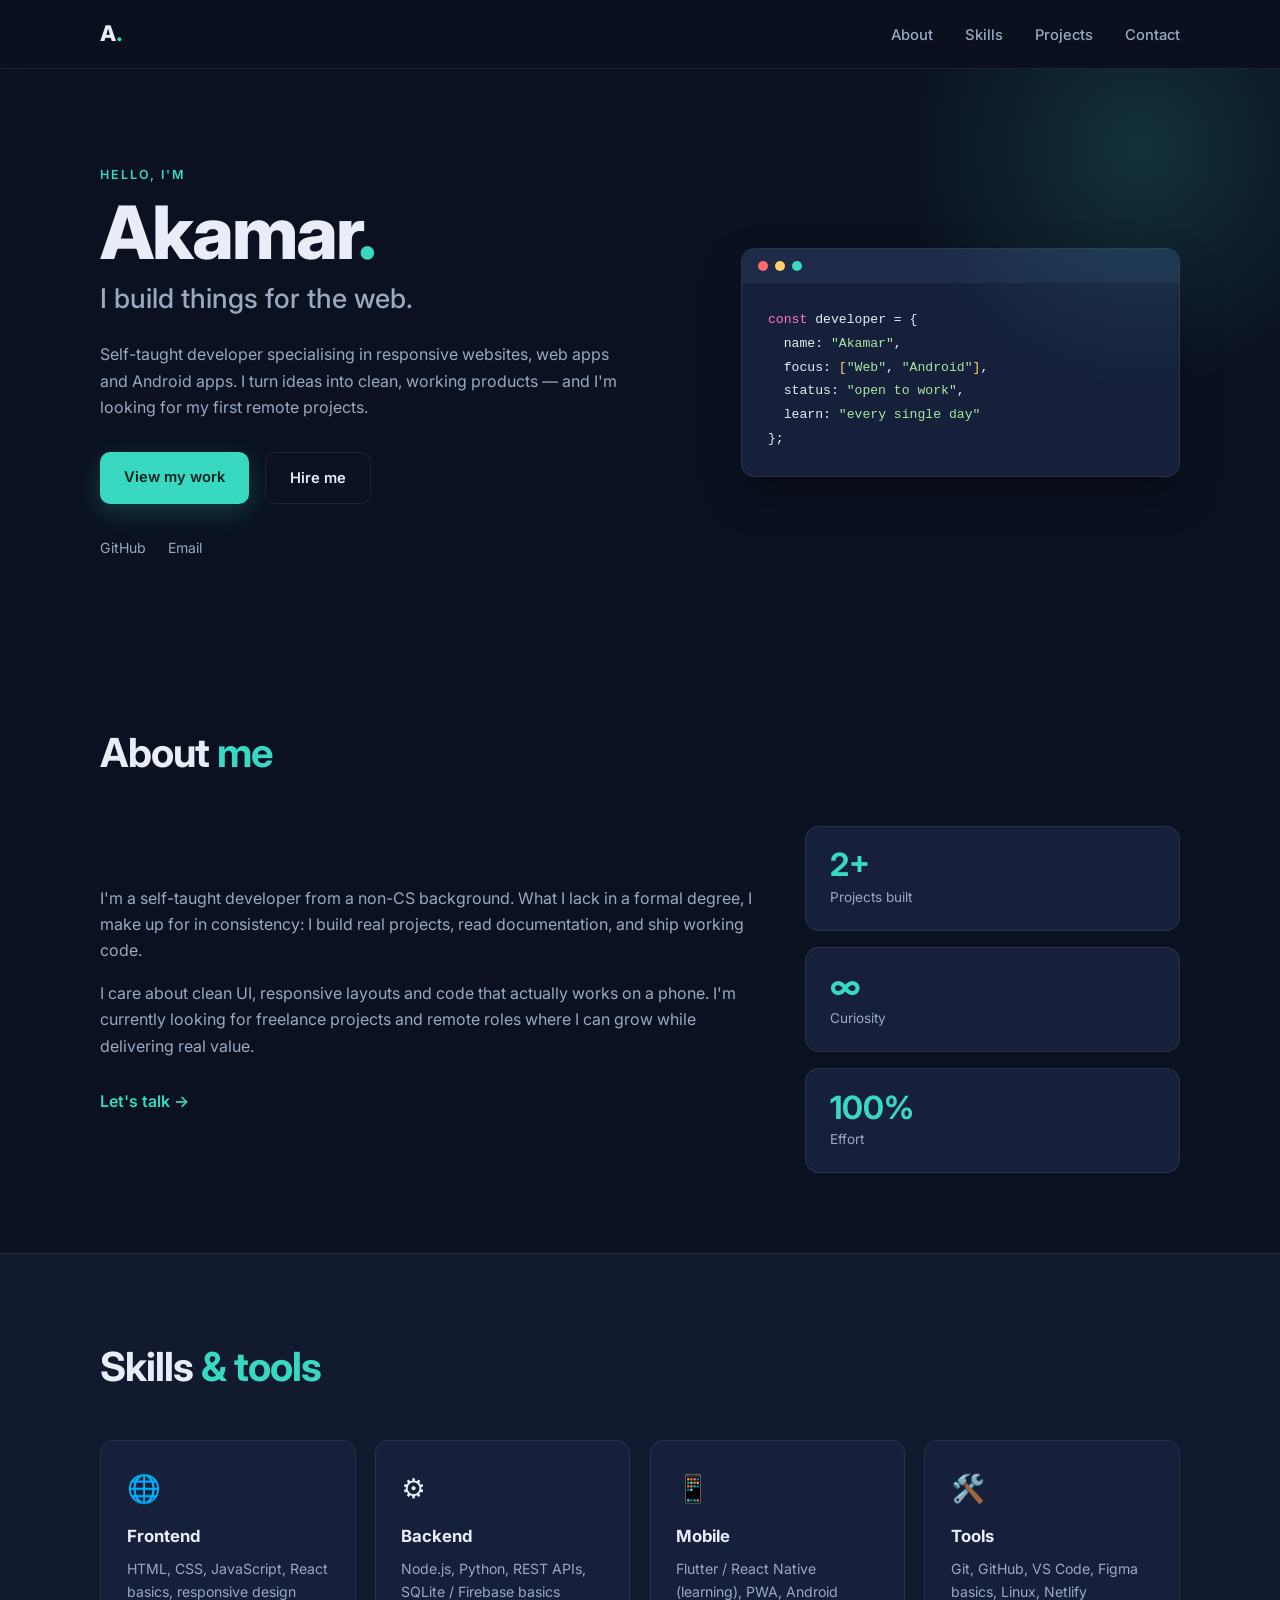
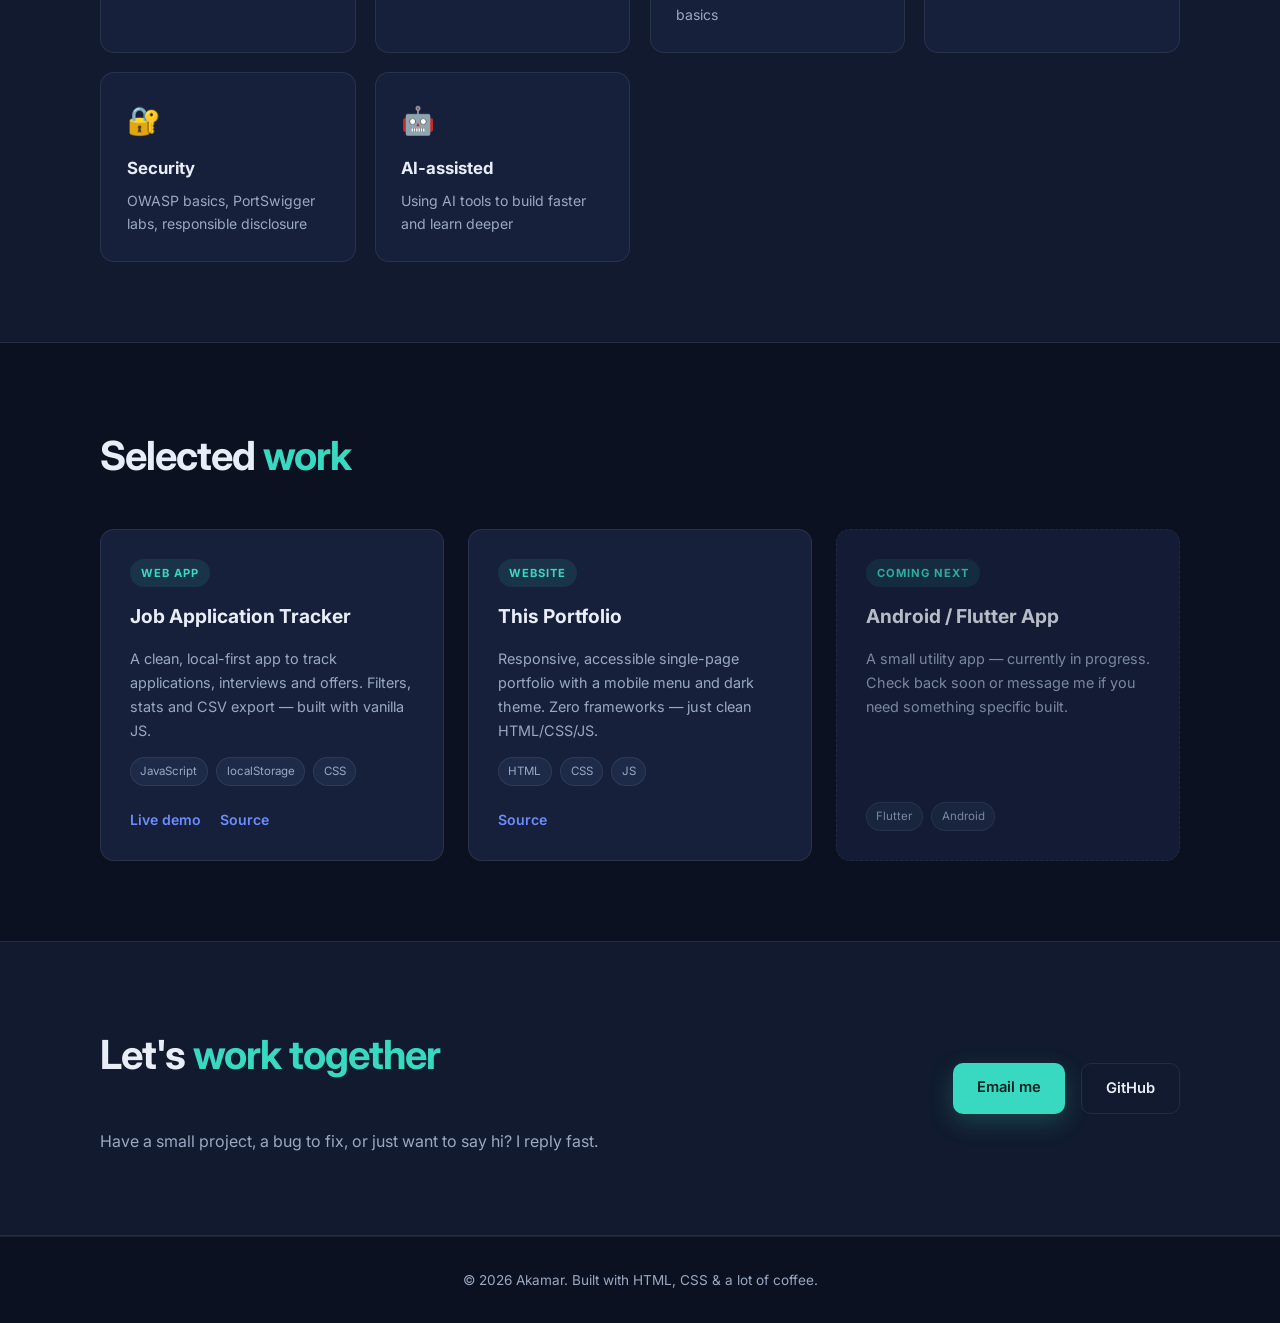
<file: portfolio/index.html>
<!DOCTYPE html>
<html lang="en">
<head>
  <meta charset="UTF-8" />
  <meta name="viewport" content="width=device-width, initial-scale=1.0" />
  <title>Akamar — Web & Mobile Developer</title>
  <meta name="description" content="Self-taught web and mobile developer. I build responsive websites, web apps, and Android apps." />
  <link rel="preconnect" href="https://fonts.googleapis.com" />
  <link rel="preconnect" href="https://fonts.gstatic.com" crossorigin />
  <link href="https://fonts.googleapis.com/css2?family=Inter:wght@400;500;600;700;800&display=swap" rel="stylesheet" />
  <link rel="stylesheet" href="styles.css" />
</head>
<body>
  <!-- ================= NAV ================= -->
  <header class="site-header">
    <nav class="nav container" aria-label="Main navigation">
      <a class="logo" href="#home">A<span class="dot">.</span></a>
      <button class="nav-toggle" id="navToggle" aria-label="Toggle menu" aria-expanded="false">
        <span></span><span></span><span></span>
      </button>
      <ul class="nav-links" id="navLinks">
        <li><a href="#about">About</a></li>
        <li><a href="#skills">Skills</a></li>
        <li><a href="#projects">Projects</a></li>
        <li><a href="#contact">Contact</a></li>
      </ul>
    </nav>
  </header>

  <main>
    <!-- ================= HERO ================= -->
    <section class="hero" id="home">
      <div class="container hero-inner">
        <div class="hero-text">
          <p class="eyebrow">Hello, I'm</p>
          <!-- EDIT: apna naam yahan badlein -->
          <h1>Akamar<span class="accent">.</span></h1>
          <h2>I build things for the web.</h2>
          <p class="hero-desc">
            Self-taught developer specialising in responsive websites, web apps and
            Android apps. I turn ideas into clean, working products — and I'm looking
            for my first remote projects.
          </p>
          <div class="hero-actions">
            <a class="btn btn-primary" href="#projects">View my work</a>
            <a class="btn btn-ghost" href="#contact">Hire me</a>
          </div>
          <div class="socials">
            <!-- EDIT: apne links yahan daalein (GitHub, LinkedIn) -->
            <a href="https://github.com/akamar3112-ctrl" target="_blank" rel="noopener" aria-label="GitHub">GitHub</a>
            <a href="mailto:akamar3112-ctrl@users.noreply.github.com" aria-label="Email">Email</a>
          </div>
        </div>
        <div class="hero-card" aria-hidden="true">
          <div class="code-window">
            <div class="window-bar"><span></span><span></span><span></span></div>
            <pre><code><span class="c-key">const</span> developer = {
  name: <span class="c-str">"Akamar"</span>,
  focus: <span class="c-arr">[</span><span class="c-str">"Web"</span>, <span class="c-str">"Android"</span><span class="c-arr">]</span>,
  status: <span class="c-str">"open to work"</span>,
  learn: <span class="c-str">"every single day"</span>
};</code></pre>
          </div>
        </div>
      </div>
    </section>

    <!-- ================= ABOUT ================= -->
    <section class="section" id="about">
      <div class="container">
        <h2 class="section-title">About <span class="accent">me</span></h2>
        <div class="about-grid">
          <div class="about-text">
            <!-- EDIT: apni chhoti kahani yahan likhein (2-3 lines) -->
            <p>
              I'm a self-taught developer from a non-CS background. What I lack in a
              formal degree, I make up for in consistency: I build real projects,
              read documentation, and ship working code.
            </p>
            <p>
              I care about clean UI, responsive layouts and code that actually works
              on a phone. I'm currently looking for freelance projects and remote
              roles where I can grow while delivering real value.
            </p>
            <a class="text-link" href="#contact">Let's talk →</a>
          </div>
          <div class="stats">
            <div class="stat"><strong id="statProjects">2+</strong><span>Projects built</span></div>
            <div class="stat"><strong>∞</strong><span>Curiosity</span></div>
            <div class="stat"><strong>100%</strong><span>Effort</span></div>
          </div>
        </div>
      </div>
    </section>

    <!-- ================= SKILLS ================= -->
    <section class="section section-alt" id="skills">
      <div class="container">
        <h2 class="section-title">Skills <span class="accent">&amp; tools</span></h2>
        <div class="skills-grid">
          <div class="skill-card"><span class="skill-icon">🌐</span><h3>Frontend</h3><p>HTML, CSS, JavaScript, React basics, responsive design</p></div>
          <div class="skill-card"><span class="skill-icon">⚙️</span><h3>Backend</h3><p>Node.js, Python, REST APIs, SQLite / Firebase basics</p></div>
          <div class="skill-card"><span class="skill-icon">📱</span><h3>Mobile</h3><p>Flutter / React Native (learning), PWA, Android basics</p></div>
          <div class="skill-card"><span class="skill-icon">🛠️</span><h3>Tools</h3><p>Git, GitHub, VS Code, Figma basics, Linux, Netlify</p></div>
          <div class="skill-card"><span class="skill-icon">🔐</span><h3>Security</h3><p>OWASP basics, PortSwigger labs, responsible disclosure</p></div>
          <div class="skill-card"><span class="skill-icon">🤖</span><h3>AI-assisted</h3><p>Using AI tools to build faster and learn deeper</p></div>
        </div>
      </div>
    </section>

    <!-- ================= PROJECTS ================= -->
    <section class="section" id="projects">
      <div class="container">
        <h2 class="section-title">Selected <span class="accent">work</span></h2>
        <div class="projects-grid">
          <article class="project-card">
            <div class="project-badge">Web App</div>
            <h3>Job Application Tracker</h3>
            <p>A clean, local-first app to track applications, interviews and offers. Filters, stats and CSV export — built with vanilla JS.</p>
            <div class="tags"><span>JavaScript</span><span>localStorage</span><span>CSS</span></div>
            <div class="project-links">
              <!-- EDIT: apna live link yahan daalein -->
              <a href="https://portfolio-two-theta-39.vercel.app" target="_blank" rel="noopener">Live demo</a>
              <a href="https://github.com/akamar3112-ctrl/job-hunt/tree/main/web-app" target="_blank" rel="noopener">Source</a>
            </div>
          </article>

          <article class="project-card">
            <div class="project-badge">Website</div>
            <h3>This Portfolio</h3>
            <p>Responsive, accessible single-page portfolio with a mobile menu and dark theme. Zero frameworks — just clean HTML/CSS/JS.</p>
            <div class="tags"><span>HTML</span><span>CSS</span><span>JS</span></div>
            <div class="project-links">
              <a href="https://github.com/akamar3112-ctrl/job-hunt/tree/main/portfolio" target="_blank" rel="noopener">Source</a>
            </div>
          </article>

          <article class="project-card project-card--soon">
            <div class="project-badge">Coming next</div>
            <h3>Android / Flutter App</h3>
            <p>A small utility app — currently in progress. Check back soon or message me if you need something specific built.</p>
            <div class="tags"><span>Flutter</span><span>Android</span></div>
          </article>
        </div>
      </div>
    </section>

    <!-- ================= CONTACT ================= -->
    <section class="section section-alt" id="contact">
      <div class="container contact-inner">
        <div>
          <h2 class="section-title">Let's <span class="accent">work together</span></h2>
          <p>Have a small project, a bug to fix, or just want to say hi? I reply fast.</p>
        </div>
        <div class="contact-actions">
          <!-- EDIT: apna email daalein -->
          <a class="btn btn-primary" href="mailto:akamar3112-ctrl@users.noreply.github.com">Email me</a>
          <a class="btn btn-ghost" href="https://github.com/akamar3112-ctrl" target="_blank" rel="noopener">GitHub</a>
        </div>
      </div>
    </section>
  </main>

  <footer class="footer">
    <div class="container">
      <p>© <span id="year"></span> Akamar. Built with HTML, CSS &amp; a lot of coffee.</p>
    </div>
  </footer>

  <script src="script.js"></script>
</body>
</html>
</file>
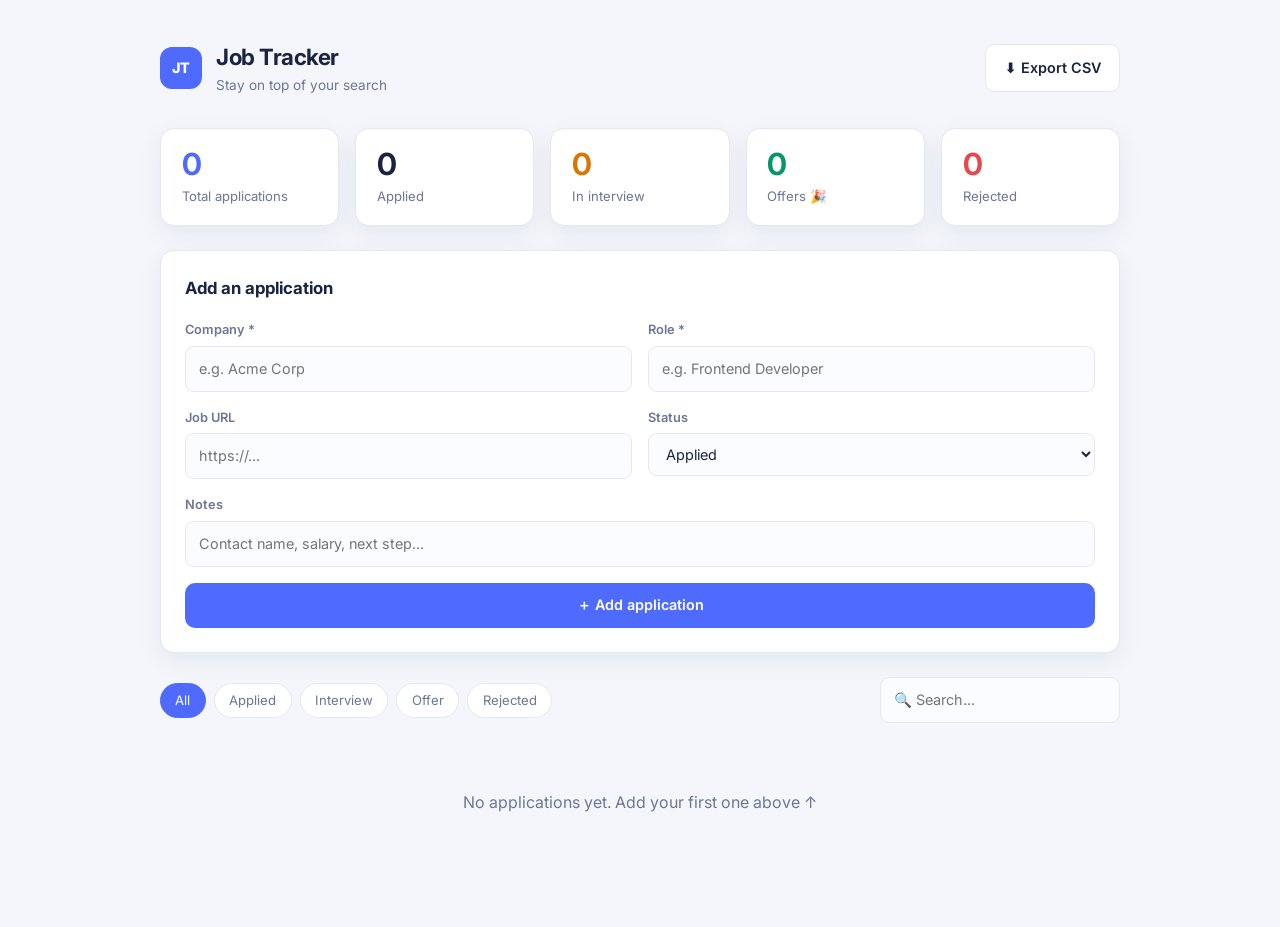
<file: web-app/index.html>
<!DOCTYPE html>
<html lang="en">
<head>
  <meta charset="UTF-8" />
  <meta name="viewport" content="width=device-width, initial-scale=1.0" />
  <title>Job Tracker — Track your applications</title>
  <link rel="preconnect" href="https://fonts.googleapis.com" />
  <link rel="preconnect" href="https://fonts.gstatic.com" crossorigin />
  <link href="https://fonts.googleapis.com/css2?family=Inter:wght@400;500;600;700&display=swap" rel="stylesheet" />
  <link rel="stylesheet" href="styles.css" />
</head>
<body>
  <div class="app">
    <header class="app-header">
      <div class="brand"><span class="brand-mark">JT</span><div><h1>Job Tracker</h1><p>Stay on top of your search</p></div></div>
      <button class="btn btn-ghost" id="exportBtn" title="Download applications as CSV">⬇ Export CSV</button>
    </header>

    <!-- Stats -->
    <section class="stats" id="stats" aria-label="Application statistics"></section>

    <!-- Add form -->
    <section class="card">
      <h2>Add an application</h2>
      <form id="addForm" class="form-grid">
        <div class="field"><label for="company">Company *</label><input id="company" required placeholder="e.g. Acme Corp" maxlength="80" /></div>
        <div class="field"><label for="role">Role *</label><input id="role" required placeholder="e.g. Frontend Developer" maxlength="80" /></div>
        <div class="field"><label for="url">Job URL</label><input id="url" type="url" placeholder="https://..." /></div>
        <div class="field"><label for="status">Status</label>
          <select id="status">
            <option value="Applied">Applied</option>
            <option value="Interview">Interview</option>
            <option value="Offer">Offer</option>
            <option value="Rejected">Rejected</option>
          </select>
        </div>
        <div class="field field-full"><label for="notes">Notes</label><input id="notes" placeholder="Contact name, salary, next step..." maxlength="200" /></div>
        <div class="field-full"><button class="btn btn-primary" type="submit">＋ Add application</button></div>
      </form>
    </section>

    <!-- Filters -->
    <section class="toolbar">
      <div class="filters" id="filters">
        <button class="chip active" data-filter="All">All</button>
        <button class="chip" data-filter="Applied">Applied</button>
        <button class="chip" data-filter="Interview">Interview</button>
        <button class="chip" data-filter="Offer">Offer</button>
        <button class="chip" data-filter="Rejected">Rejected</button>
      </div>
      <input id="search" class="search" type="search" placeholder="🔍 Search..." aria-label="Search applications" />
    </section>

    <!-- List -->
    <section id="list" class="list" aria-live="polite"></section>
    <p id="empty" class="empty" hidden>No applications yet. Add your first one above ↑</p>
  </div>

  <div class="toast" id="toast" role="status" aria-live="polite"></div>

  <script src="app.js"></script>
</body>
</html>
</file>
<file: portfolio/styles.css>
/* ================= Design tokens ================= */
:root {
  --bg: #0b1120;
  --bg-alt: #111a2e;
  --surface: #16203a;
  --surface-2: #1d2a48;
  --text: #e8edf7;
  --muted: #9aa8c2;
  --accent: #38d9c0;
  --accent-2: #6c8cff;
  --border: rgba(255, 255, 255, 0.08);
  --radius: 14px;
  --shadow: 0 18px 40px rgba(0, 0, 0, 0.28);
  --max: 1080px;
}

* { box-sizing: border-box; margin: 0; padding: 0; }

html { scroll-behavior: smooth; }

body {
  font-family: 'Inter', system-ui, -apple-system, sans-serif;
  background: var(--bg);
  color: var(--text);
  line-height: 1.65;
  -webkit-font-smoothing: antialiased;
}

a { color: inherit; text-decoration: none; }
ul { list-style: none; }

.container { width: min(var(--max), 92%); margin-inline: auto; }

.accent { color: var(--accent); }

/* ================= Header / nav ================= */
.site-header {
  position: sticky;
  top: 0;
  z-index: 100;
  background: rgba(11, 17, 32, 0.82);
  backdrop-filter: blur(14px);
  border-bottom: 1px solid var(--border);
}
.nav { display: flex; align-items: center; justify-content: space-between; height: 68px; }
.logo { font-weight: 800; font-size: 1.35rem; letter-spacing: -0.5px; }
.logo .dot { color: var(--accent); }
.nav-links { display: flex; gap: 2rem; }
.nav-links a { color: var(--muted); font-size: 0.92rem; font-weight: 500; transition: color .2s; }
.nav-links a:hover { color: var(--accent); }
.nav-toggle { display: none; background: none; border: 0; cursor: pointer; padding: .5rem; }
.nav-toggle span { display: block; width: 24px; height: 2px; background: var(--text); margin: 5px 0; transition: .25s; }

/* ================= Hero ================= */
.hero { padding: 6rem 0 5rem; position: relative; overflow: hidden; }
.hero::before {
  content: ''; position: absolute; width: 520px; height: 520px; border-radius: 50%;
  background: radial-gradient(circle, rgba(56,217,192,.16), transparent 65%);
  top: -180px; right: -120px; pointer-events: none;
}
.hero-inner { display: grid; grid-template-columns: 1.15fr .85fr; gap: 3rem; align-items: center; }
.eyebrow { color: var(--accent); font-weight: 600; letter-spacing: 2px; text-transform: uppercase; font-size: .78rem; margin-bottom: .5rem; }
.hero h1 { font-size: clamp(2.8rem, 7vw, 4.6rem); line-height: 1.05; letter-spacing: -2px; font-weight: 800; }
.hero h2 { font-size: clamp(1.2rem, 3vw, 1.7rem); font-weight: 500; color: var(--muted); margin: .4rem 0 1.2rem; }
.hero-desc { max-width: 540px; color: var(--muted); margin-bottom: 2rem; }
.hero-actions { display: flex; gap: 1rem; flex-wrap: wrap; }
.btn { display: inline-block; padding: .8rem 1.5rem; border-radius: 10px; font-weight: 600; font-size: .92rem; transition: transform .2s, box-shadow .2s, background .2s; }
.btn:hover { transform: translateY(-2px); }
.btn-primary { background: var(--accent); color: #06231f; box-shadow: 0 8px 24px rgba(56,217,192,.22); }
.btn-primary:hover { box-shadow: 0 12px 30px rgba(56,217,192,.32); }
.btn-ghost { border: 1px solid var(--border); color: var(--text); }
.btn-ghost:hover { background: var(--surface); }
.socials { display: flex; gap: 1.4rem; margin-top: 2rem; }
.socials a { color: var(--muted); font-size: .88rem; transition: color .2s; }
.socials a:hover { color: var(--accent); }

.code-window { background: var(--surface); border: 1px solid var(--border); border-radius: var(--radius); box-shadow: var(--shadow); overflow: hidden; }
.window-bar { display: flex; gap: 7px; padding: 12px 16px; background: var(--surface-2); }
.window-bar span { width: 10px; height: 10px; border-radius: 50%; background: #ff6b6b; }
.window-bar span:nth-child(2) { background: #ffd166; }
.window-bar span:nth-child(3) { background: #38d9c0; }
.code-window pre { padding: 1.6rem; font-size: .82rem; line-height: 1.8; overflow-x: auto; }
.c-key { color: #ff79c6; } .c-str { color: #a8e6a3; } .c-arr { color: #ffd166; }

/* ================= Sections ================= */
.section { padding: 5rem 0; }
.section-alt { background: var(--bg-alt); border-block: 1px solid var(--border); }
.section-title { font-size: clamp(1.8rem, 4vw, 2.5rem); letter-spacing: -1px; margin-bottom: 2.5rem; font-weight: 700; }

/* About */
.about-grid { display: grid; grid-template-columns: 1.4fr .8fr; gap: 3rem; align-items: center; }
.about-text p { color: var(--muted); margin-bottom: 1rem; }
.text-link { color: var(--accent); font-weight: 600; display: inline-block; margin-top: .8rem; }
.stats { display: grid; gap: 1rem; }
.stat { background: var(--surface); border: 1px solid var(--border); border-radius: var(--radius); padding: 1.3rem 1.5rem; }
.stat strong { display: block; font-size: 2rem; color: var(--accent); line-height: 1.1; }
.stat span { color: var(--muted); font-size: .85rem; }

/* Skills */
.skills-grid { display: grid; grid-template-columns: repeat(auto-fit, minmax(250px, 1fr)); gap: 1.2rem; }
.skill-card { background: var(--surface); border: 1px solid var(--border); border-radius: var(--radius); padding: 1.6rem; transition: transform .2s, border-color .2s; }
.skill-card:hover { transform: translateY(-4px); border-color: var(--accent); }
.skill-icon { font-size: 1.7rem; }
.skill-card h3 { margin: .7rem 0 .4rem; font-size: 1.05rem; }
.skill-card p { color: var(--muted); font-size: .88rem; }

/* Projects */
.projects-grid { display: grid; grid-template-columns: repeat(auto-fit, minmax(280px, 1fr)); gap: 1.5rem; }
.project-card { background: var(--surface); border: 1px solid var(--border); border-radius: var(--radius); padding: 1.8rem; display: flex; flex-direction: column; gap: .9rem; transition: transform .2s, border-color .2s; }
.project-card:hover { transform: translateY(-4px); border-color: var(--accent-2); }
.project-card--soon { opacity: .78; border-style: dashed; }
.project-badge { align-self: flex-start; font-size: .7rem; text-transform: uppercase; letter-spacing: 1px; color: var(--accent); background: rgba(56,217,192,.1); padding: .3rem .7rem; border-radius: 30px; font-weight: 700; }
.project-card h3 { font-size: 1.2rem; }
.project-card p { color: var(--muted); font-size: .9rem; flex: 1; }
.tags { display: flex; flex-wrap: wrap; gap: .5rem; }
.tags span { font-size: .72rem; background: var(--surface-2); border: 1px solid var(--border); padding: .25rem .6rem; border-radius: 20px; color: var(--muted); }
.project-links { display: flex; gap: 1.2rem; padding-top: .5rem; }
.project-links a { color: var(--accent-2); font-weight: 600; font-size: .88rem; }
.project-links a:hover { text-decoration: underline; }

/* Contact */
.contact-inner { display: flex; align-items: center; justify-content: space-between; gap: 2rem; flex-wrap: wrap; }
.contact-inner p { color: var(--muted); }
.contact-actions { display: flex; gap: 1rem; flex-wrap: wrap; }

/* Footer */
.footer { padding: 2rem 0; text-align: center; color: var(--muted); font-size: .85rem; border-top: 1px solid var(--border); }

/* ================= Responsive ================= */
@media (max-width: 820px) {
  .hero-inner { grid-template-columns: 1fr; }
  .hero-card { order: -1; }
  .about-grid { grid-template-columns: 1fr; }
  .nav-toggle { display: block; }
  .nav-links {
    display: none; position: absolute; top: 68px; left: 0; right: 0;
    flex-direction: column; gap: 0; background: var(--bg-alt);
    border-bottom: 1px solid var(--border); padding: 1rem 0;
  }
  .nav-links.open { display: flex; }
  .nav-links li { text-align: center; }
  .nav-links a { display: block; padding: .7rem; }
}
@media (max-width: 480px) {
  .hero { padding-top: 3.5rem; }
  .section { padding: 3.5rem 0; }
}
</file>
<file: web-app/styles.css>
:root {
  --bg: #f4f6fb;
  --surface: #ffffff;
  --text: #1a2340;
  --muted: #6b7794;
  --border: #e3e8f2;
  --primary: #4f6bff;
  --primary-dark: #3b54e0;
  --danger: #e5484d;
  --radius: 14px;
  --shadow: 0 8px 24px rgba(30, 45, 90, 0.07);
}
* { box-sizing: border-box; margin: 0; padding: 0; }
body { font-family: 'Inter', system-ui, sans-serif; background: var(--bg); color: var(--text); line-height: 1.55; -webkit-font-smoothing: antialiased; }
.app { width: min(960px, 94%); margin: 2.5rem auto 4rem; }

.app-header { display: flex; justify-content: space-between; align-items: center; gap: 1rem; margin-bottom: 2rem; flex-wrap: wrap; }
.brand { display: flex; align-items: center; gap: .9rem; }
.brand-mark { width: 42px; height: 42px; border-radius: 12px; background: var(--primary); color: #fff; display: grid; place-items: center; font-weight: 800; font-size: .9rem; }
.brand h1 { font-size: 1.4rem; letter-spacing: -.5px; }
.brand p { color: var(--muted); font-size: .85rem; }

.btn { border: 0; border-radius: 10px; padding: .72rem 1.15rem; font: inherit; font-weight: 600; font-size: .9rem; cursor: pointer; transition: .18s; }
.btn-primary { background: var(--primary); color: #fff; }
.btn-primary:hover { background: var(--primary-dark); transform: translateY(-1px); }
.btn-ghost { background: var(--surface); border: 1px solid var(--border); color: var(--text); }
.btn-ghost:hover { border-color: var(--primary); }

.stats { display: grid; grid-template-columns: repeat(auto-fit, minmax(140px, 1fr)); gap: 1rem; margin-bottom: 1.5rem; }
.stat { background: var(--surface); border: 1px solid var(--border); border-radius: var(--radius); padding: 1.1rem 1.3rem; box-shadow: var(--shadow); }
.stat b { display: block; font-size: 1.9rem; line-height: 1.2; }
.stat span { color: var(--muted); font-size: .82rem; }
.stat.total b { color: var(--primary); }
.stat.interview b { color: #d97706; }
.stat.offer b { color: #059669; }
.stat.rejected b { color: var(--danger); }

.card { background: var(--surface); border: 1px solid var(--border); border-radius: var(--radius); padding: 1.5rem; box-shadow: var(--shadow); margin-bottom: 1.5rem; }
.card h2 { font-size: 1.05rem; margin-bottom: 1.2rem; }
.form-grid { display: grid; grid-template-columns: repeat(2, 1fr); gap: 1rem; }
.field { display: flex; flex-direction: column; gap: .35rem; }
.field-full { grid-column: 1 / -1; }
label { font-size: .8rem; font-weight: 600; color: var(--muted); }
input, select { font: inherit; font-size: .9rem; padding: .68rem .8rem; border: 1px solid var(--border); border-radius: 9px; background: #fbfcff; color: var(--text); width: 100%; }
input:focus, select:focus { outline: 2px solid rgba(79,107,255,.3); border-color: var(--primary); }
.field-full .btn { width: 100%; }

.toolbar { display: flex; justify-content: space-between; align-items: center; gap: 1rem; margin-bottom: 1.2rem; flex-wrap: wrap; }
.filters { display: flex; gap: .5rem; flex-wrap: wrap; }
.chip { border: 1px solid var(--border); background: var(--surface); color: var(--muted); border-radius: 30px; padding: .4rem .9rem; font: inherit; font-size: .82rem; cursor: pointer; transition: .15s; }
.chip:hover { border-color: var(--primary); }
.chip.active { background: var(--primary); color: #fff; border-color: var(--primary); }
.search { max-width: 240px; }

.list { display: grid; gap: .8rem; }
.item { background: var(--surface); border: 1px solid var(--border); border-left: 4px solid var(--primary); border-radius: 12px; padding: 1rem 1.2rem; display: flex; justify-content: space-between; align-items: flex-start; gap: 1rem; box-shadow: var(--shadow); animation: pop .2s ease; }
.item[data-status="Interview"] { border-left-color: #d97706; }
.item[data-status="Offer"] { border-left-color: #059669; }
.item[data-status="Rejected"] { border-left-color: var(--danger); }
@keyframes pop { from { opacity: 0; transform: translateY(6px); } to { opacity: 1; transform: none; } }
.item-main { min-width: 0; flex: 1; }
.item h3 { font-size: 1rem; }
.item h3 a { color: var(--text); }
.item h3 a:hover { color: var(--primary); }
.item .company { color: var(--muted); font-size: .85rem; }
.item .notes { font-size: .82rem; color: var(--muted); margin-top: .4rem; word-break: break-word; }
.item-meta { display: flex; align-items: center; gap: .6rem; flex-wrap: wrap; justify-content: flex-end; }
.badge { font-size: .72rem; font-weight: 600; padding: .25rem .6rem; border-radius: 20px; background: rgba(79,107,255,.1); color: var(--primary); white-space: nowrap; }
.item[data-status="Interview"] .badge { background: #fef3c7; color: #b45309; }
.item[data-status="Offer"] .badge { background: #d1fae5; color: #047857; }
.item[data-status="Rejected"] .badge { background: #fee2e2; color: #b91c1c; }
.icon-btn { border: 0; background: none; cursor: pointer; color: var(--muted); font-size: 1rem; padding: .3rem; border-radius: 6px; }
.icon-btn:hover { background: var(--bg); color: var(--danger); }
.icon-btn.edit:hover { color: var(--primary); }
.empty { text-align: center; color: var(--muted); padding: 3rem 1rem; }

.toast { position: fixed; bottom: 24px; left: 50%; transform: translate(-50%, 20px); background: #1a2340; color: #fff; padding: .7rem 1.2rem; border-radius: 10px; font-size: .88rem; opacity: 0; pointer-events: none; transition: .25s; z-index: 50; }
.toast.show { opacity: 1; transform: translate(-50%, 0); }

@media (max-width: 620px) {
  .form-grid { grid-template-columns: 1fr; }
  .item { flex-direction: column; }
  .item-meta { justify-content: flex-start; }
}
</file>
